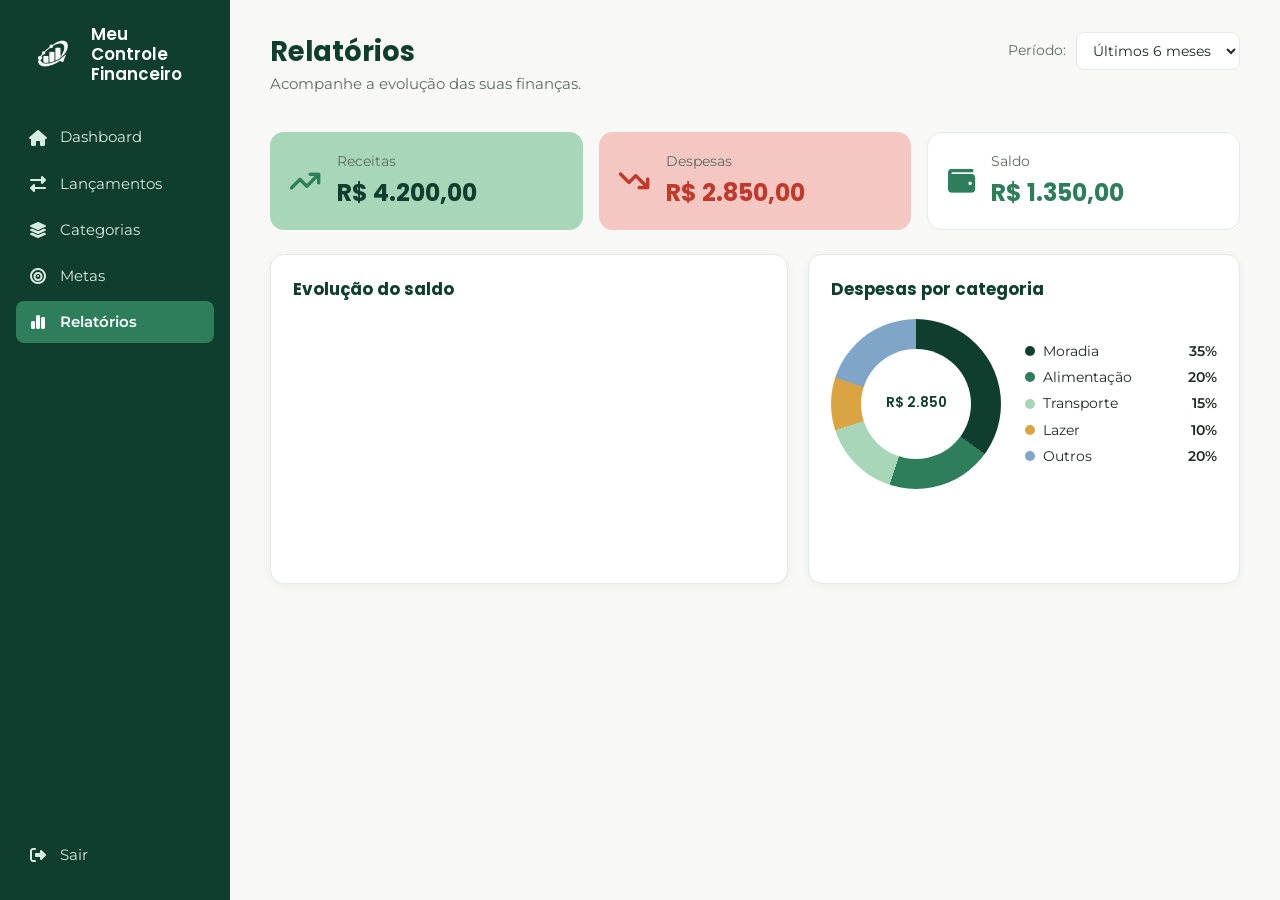
<file: relatorios.html>
<!DOCTYPE html>
<html lang="pt-BR">
<head>
  <meta charset="UTF-8">
  <!-- Faz o site se ajustar à largura da tela do celular -->
  <meta name="viewport" content="width=device-width, initial-scale=1.0">
  <title>Relatórios | Meu Controle Financeiro</title>

  <!-- Fontes do Google: Poppins (títulos) e Montserrat (textos) -->
  <link rel="preconnect" href="https://fonts.googleapis.com">
  <link rel="preconnect" href="https://fonts.gstatic.com" crossorigin>
  <link href="https://fonts.googleapis.com/css2?family=Montserrat:wght@400;500;600&family=Poppins:wght@500;600;700&display=swap" rel="stylesheet">

  <!-- Ícones online (Font Awesome). Para usar: <i class="fa-solid fa-NOME"></i>.
       Lista de nomes: fontawesome.com/icons -->
  <link rel="stylesheet" href="https://cdnjs.cloudflare.com/ajax/libs/font-awesome/6.5.1/css/all.min.css">

  <!-- Estilos do grupo -->
  <link rel="stylesheet" href="style.css">
</head>
<body>
  <div class="pagina">

    <!-- ===== MENU LATERAL (igual ao das outras páginas) ===== -->
    <aside class="menu-lateral">
      <!-- Marca do site: logo (imagem logo.png) + nome, lado a lado.
           O atributo alt descreve a imagem para leitores de tela e aparece se ela não carregar. -->
      <div class="marca">
        <img src="logo.png" alt="Logo do Meu Controle Financeiro" class="logo-marca">
        <span>Meu Controle Financeiro</span>
      </div>
      <nav>
        <a href="index.html"><i class="fa-solid fa-house"></i>Dashboard</a>
        <a href="lancamentos.html"><i class="fa-solid fa-right-left"></i>Lançamentos</a>
        <a href="categorias.html"><i class="fa-solid fa-layer-group"></i>Categorias</a>
        <a href="metas.html"><i class="fa-solid fa-bullseye"></i>Metas</a>
        <a href="relatorios.html" class="ativo"><i class="fa-solid fa-chart-simple"></i>Relatórios</a>
        <a href="login.html" class="sair"><i class="fa-solid fa-right-from-bracket"></i>Sair</a>
      </nav>
    </aside>

    <main class="conteudo">

      <!-- ===== TOPO: TÍTULO + FILTRO DE PERÍODO =====
           O JS vai "escutar" o select (evento change) e recalcular
           tudo conforme o período escolhido. -->
      <header class="topo">
        <div>
          <h1>Relatórios</h1>
          <p>Acompanhe a evolução das suas finanças.</p>
        </div>

        <div class="filtro">
          <label for="filtro-periodo">Período:</label>
          <select id="filtro-periodo">
            <option value="mes-atual">Este mês</option>
            <option value="3-meses">Últimos 3 meses</option>
            <option value="6-meses" selected>Últimos 6 meses</option>
            <option value="ano">Este ano</option>
          </select>
        </div>
      </header>

      <!-- ===== INDICADORES DO PERÍODO =====
           Mesmo visual do Dashboard (classe "cartao").
           Valores de exemplo: o JS vai substituí-los pelos calculados. -->
      <section class="resumo">
        <div class="cartao receitas">
          <i class="fa-solid fa-arrow-trend-up cartao-icone"></i>
          <div class="cartao-texto">
            <span>Receitas</span>
            <strong id="relatorio-receitas">R$ 4.200,00</strong>
          </div>
        </div>
        <div class="cartao despesas">
          <i class="fa-solid fa-arrow-trend-down cartao-icone"></i>
          <div class="cartao-texto">
            <span>Despesas</span>
            <strong id="relatorio-despesas">R$ 2.850,00</strong>
          </div>
        </div>
        <div class="cartao saldo">
          <i class="fa-solid fa-wallet cartao-icone"></i>
          <div class="cartao-texto">
            <span>Saldo</span>
            <strong id="relatorio-saldo">R$ 1.350,00</strong>
          </div>
        </div>
      </section>

      <div class="grade">

        <!-- ===== GRÁFICO DE LINHA: EVOLUÇÃO DO SALDO =====
             O <canvas> é uma "tela em branco". O Chart.js desenha
             o gráfico dentro dele. Fica vazio até o JS ser ligado. -->
        <section class="painel">
          <h2>Evolução do saldo</h2>
          <div class="caixa-grafico">
            <canvas id="grafico-evolucao"></canvas>
          </div>
        </section>

        <!-- ===== ROSCA: DESPESAS POR CATEGORIA ===== -->
        <section class="painel">
          <h2>Despesas por categoria</h2>
          <div class="area-rosca">
            <div class="rosca" id="relatorio-grafico-categorias" data-total="R$ 2.850"></div>
            <ul class="legenda" id="relatorio-legenda-categorias">
              <li style="--cor:#0F3D2E">Moradia <b>35%</b></li>
              <li style="--cor:#2E7D5B">Alimentação <b>20%</b></li>
              <li style="--cor:#A7D7B8">Transporte <b>15%</b></li>
              <li style="--cor:#d9a441">Lazer <b>10%</b></li>
              <li style="--cor:#7fa6c9">Outros <b>20%</b></li>
            </ul>
          </div>
        </section>

      </div>
    </main>
  </div>

  <!-- SCRIPTS (serão ativados quando o JavaScript estiver pronto):
       primeiro a biblioteca Chart.js, depois o nosso código -->
  <!-- <script src="https://cdn.jsdelivr.net/npm/chart.js@4.4.1"></script> -->
  <!-- <script src="js/storage.js"></script> -->
  <!-- <script src="js/relatorios.js"></script> -->
</body>
</html>
</file>
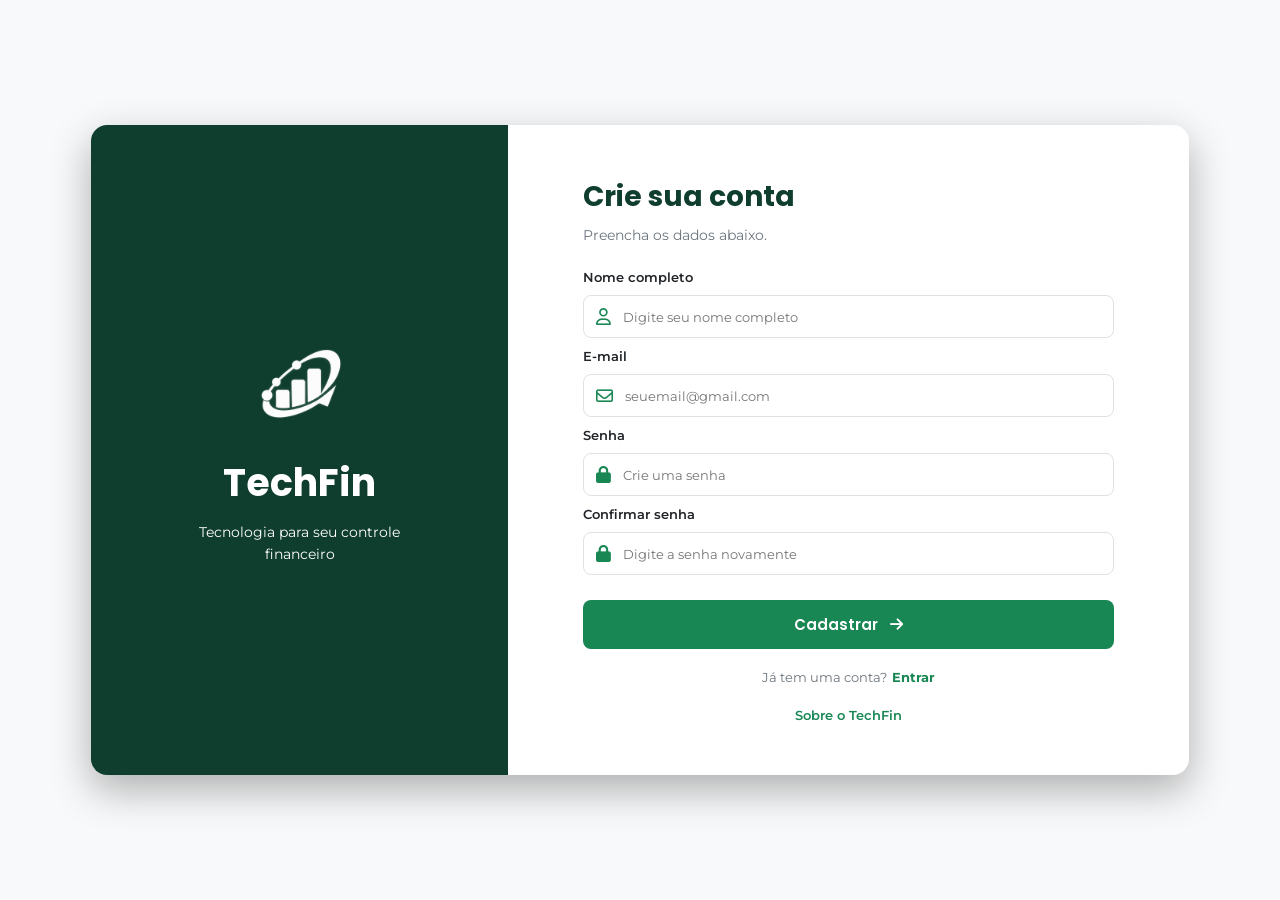
<file: Techfin/cadastro/cadastro.html>
<!DOCTYPE html>
<html lang="pt-br">

<head>
    <meta charset="UTF-8">
    <meta name="viewport" content="width=device-width, initial-scale=1.0">
    <title>TechFin | Cadastro</title>
    <link rel="stylesheet" href="css/cadastro.css">
    <link rel="stylesheet" href="https://cdnjs.cloudflare.com/ajax/libs/font-awesome/6.7.2/css/all.min.css">
   
</head>

<body>
    <main class="cadastro-techfin">

        <!-- Lado esquerdo -->
        <section class="banner-cadastro">
            <div class="logo">
                <img src="../login/img/logo.png" alt="Símbolo TechFin">
            </div>
            <h1>TechFin</h1>
            <p>Tecnologia para seu controle financeiro</p>
        </section>

        <!-- Lado direito -->
        <section class="cadastro">
            <h2>Crie sua conta</h2>
            <p>Preencha os dados abaixo.</p>

            <!-- Formulário de cadastro -->
            <form class="formulario-cadastro" id="formCadastro">

                <label for="nome">Nome completo</label>
                <div class="campo">
                    <i class="fa-regular fa-user"></i>
                    <input type="text" id="nome" name="nome" placeholder="Digite seu nome completo" required>
                </div>

                <label for="email">E-mail</label>
                <div class="campo">
                    <i class="fa-regular fa-envelope"></i>
                    <input type="email" id="email" name="email" placeholder="seuemail@gmail.com" required>
                </div>

                <label for="senha">Senha</label>
                <div class="campo">
                    <i class="fa-solid fa-lock"></i>
                    <input type="password" id="senha" name="senha" placeholder="Crie uma senha" required>
                </div>

                <label for="confirmarSenha">Confirmar senha</label>
                <div class="campo">
                    <i class="fa-solid fa-lock"></i>
                    <input type="password" id="confirmarSenha" name="confirmarSenha"
                        placeholder="Digite a senha novamente" required>
                </div>

                <button type="submit">
                    Cadastrar
                    <i class="fa-solid fa-arrow-right"></i>
                </button>
            </form>

            <!-- Link para login -->
            <section class="link-login">
                <p>Já tem uma conta?</p>
                <a href="../login/login.html">Entrar</a>
            </section>
            <section class="link-sobre">
                <a href="../sobre/sobre.html">Sobre o TechFin</a>
            </section>
        </section>
    </main>
</body>
<script src="js/cadastro.js"></script>
</html>
</file>
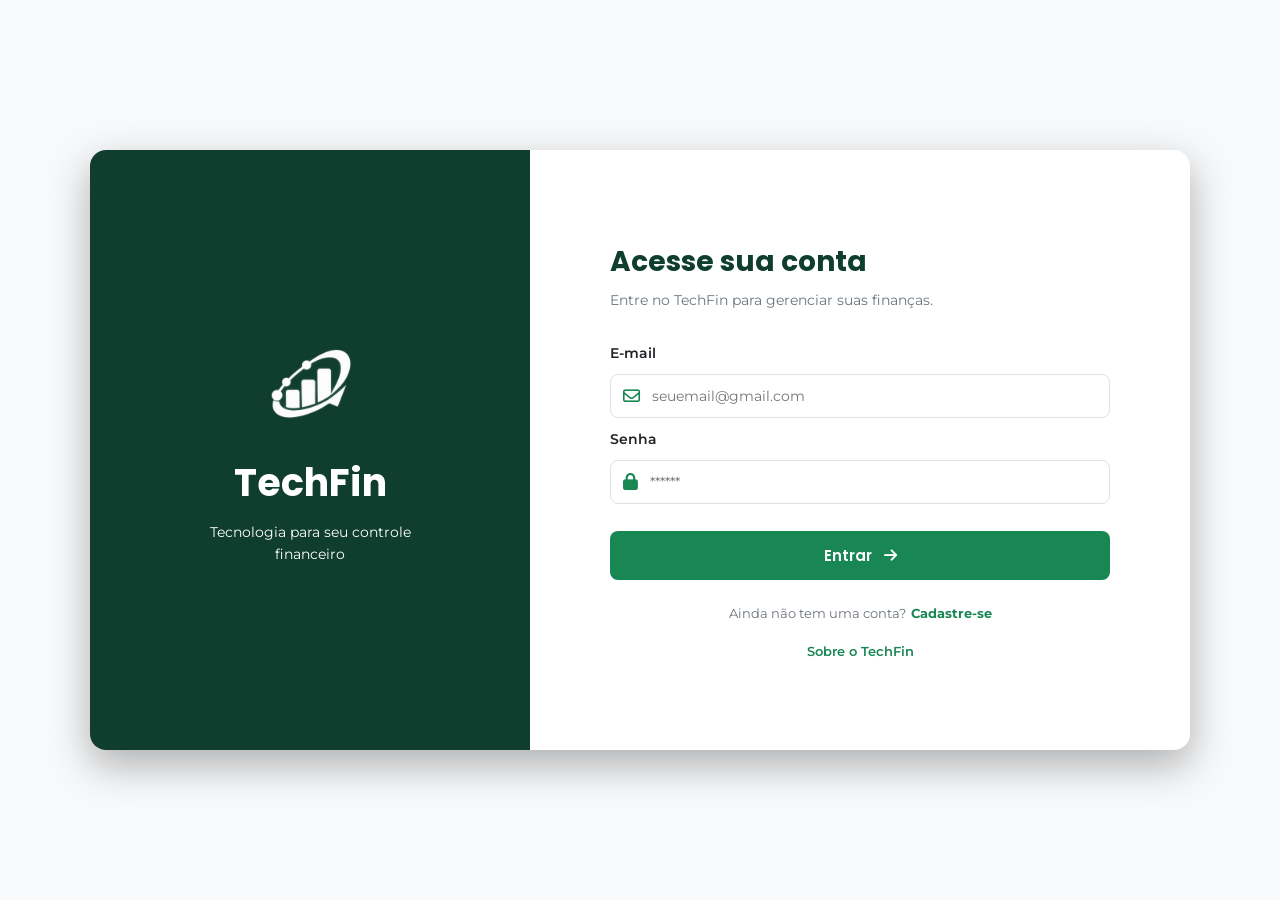
<file: Techfin/login/login.html>
<!DOCTYPE html>
<html lang="pt-br">

<head>
    <meta charset="UTF-8">
    <meta name="viewport" content="width=device-width, initial-scale=1.0">
    <title>TechFin | Login</title>
    <!-- CSS da página -->
    <link rel="stylesheet" href="css/login.css">
    <!-- Ícones -->
    <link rel="stylesheet" href="https://cdnjs.cloudflare.com/ajax/libs/font-awesome/6.7.2/css/all.min.css">
</head>

<body>
    <main class="login-techfin">
        <!--Lado logo - esquerdo  -->
        <section class="banner">
            <div class="logo">
                <img src="img/logo.png" alt="Logo">
            </div>
            <h1>TechFin</h1>
            <p>Tecnologia para seu controle financeiro</p>
        </section>


        <!--Lado formulário - direito -->
        <section class="login">
            <h2>Acesse sua conta</h2>
            <p>Entre no TechFin para gerenciar suas finanças.</p>
            <!-- formulário de login -->
            <form class="formulario-login">
                <label for="email">E-mail</label>
                <div class="campo">
                    <i class="fa-regular fa-envelope"></i>
                    <input type="email" id="email" name="email" placeholder="seuemail@gmail.com" required>
                </div>

                <label for="senha">Senha</label>
                <div class="campo">
                    <i class="fa-solid fa-lock"></i>
                    <input type="password" id="senha" name="senha" placeholder="******" required>
                </div>

                <!-- Botão de entrar -->
                <button type="submit"> Entrar <i class="fa-solid fa-arrow-right"></i></button>

            </form>
            <!-- link pra cadastro -->
            <section class="link-cadastro">
                <p>Ainda não tem uma conta?</p>
                <a href="../cadastro/cadastro.html">Cadastre-se</a>
            </section>
            <section class="link-sobre">
                <a href="../sobre/sobre.html">Sobre o TechFin</a>
            </section>
        </section>
    </main>
</body>
<script src="js/login.js"></script>
</html>
</file>
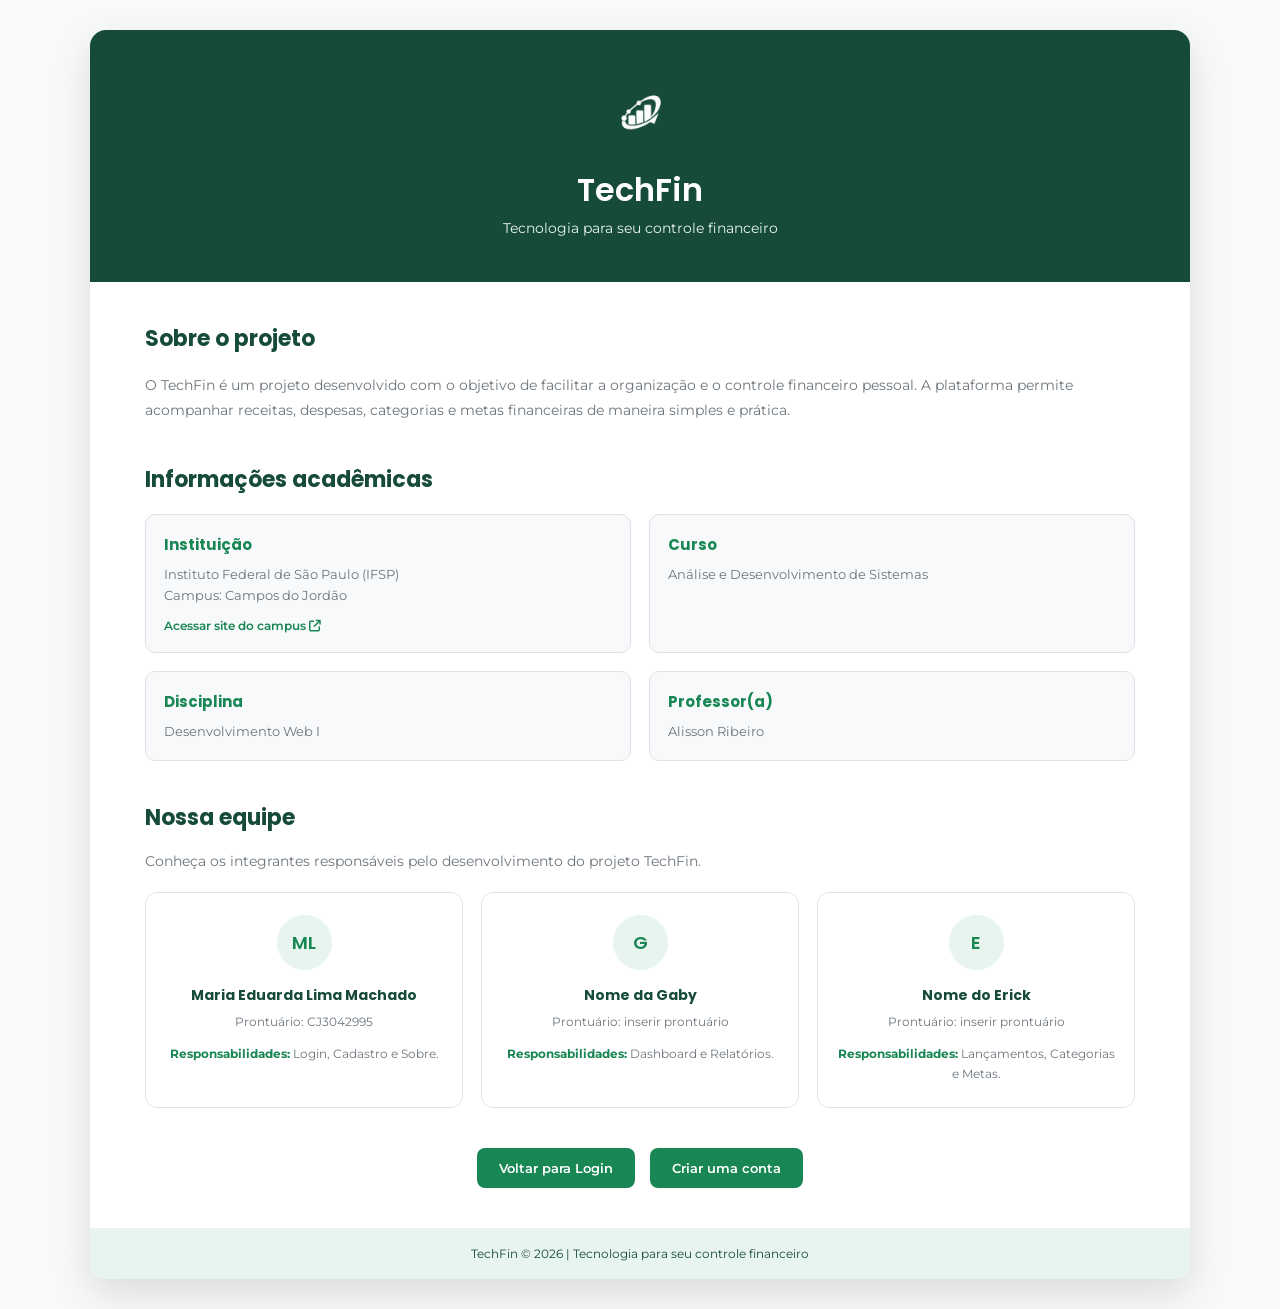
<file: Techfin/sobre/sobre.html>
<!DOCTYPE html>
<html lang="pt-br">

<head>
    <meta charset="UTF-8">
    <meta name="viewport" content="width=device-width, initial-scale=1.0">
    <title>Sobre | TechFin</title>
    <link rel="stylesheet" href="css/sobre.css">
    <!-- Ícones (usado no link do site do campus) -->
    <link rel="stylesheet" href="https://cdnjs.cloudflare.com/ajax/libs/font-awesome/6.7.2/css/all.min.css">
</head>

<body>
    <main class="pagina-sobre">
        <header class="cabecalho">
            <img src="../login/img/logo.png" alt="Logo TechFin" class="logo">
            <h1>TechFin</h1>
            <p>Tecnologia para seu controle financeiro</p>
        </header>

        <section class="conteudo">

            <section class="secao-projeto">
                <h2>Sobre o projeto</h2>
                <p>
                    O TechFin é um projeto desenvolvido com o objetivo de
                    facilitar a organização e o controle financeiro pessoal.
                    A plataforma permite acompanhar receitas, despesas,
                    categorias e metas financeiras de maneira simples e prática.
                </p>
            </section>

            <section class="secao-informacoes">
                <h2>Informações acadêmicas</h2>

                <div class="informacao">
                    <h3>Instituição</h3>
                    <p>Instituto Federal de São Paulo (IFSP)</p>
                    <p>Campus: Campos do Jordão</p>
                    <a href="https://www.ifspcjo.edu.br/" target="_blank" rel="noopener noreferrer"
                        class="link-instituicao">
                        Acessar site do campus
                        <i class="fa-solid fa-arrow-up-right-from-square"></i>
                    </a>
                </div>

                <div class="informacao">
                    <h3>Curso</h3>
                    <p>Análise e Desenvolvimento de Sistemas</p>
                </div>

                <div class="informacao">
                    <h3>Disciplina</h3>
                    <p>Desenvolvimento Web I</p>
                </div>

                <div class="informacao">
                    <h3>Professor(a)</h3>
                    <p>Alisson Ribeiro</p>
                </div>
            </section>

            <section class="secao-equipe">
                <h2>Nossa equipe</h2>
                <p class="descricao-equipe">
                    Conheça os integrantes responsáveis pelo desenvolvimento
                    do projeto TechFin.
                </p>

                <div class="equipe">

                    <div class="integrante">
                        <div class="icone-integrante">ML</div>
                        <h3>Maria Eduarda Lima Machado</h3>
                        <p class="prontuario">Prontuário: CJ3042995</p>
                        <p class="responsabilidade">
                            <strong>Responsabilidades:</strong>
                            Login, Cadastro e Sobre.
                        </p>
                    </div>

                    <div class="integrante">
                        <div class="icone-integrante">G</div>
                        <h3>Nome da Gaby</h3>
                        <p class="prontuario">Prontuário: inserir prontuário</p>
                        <p class="responsabilidade">
                            <strong>Responsabilidades:</strong>
                            Dashboard e Relatórios.
                        </p>
                    </div>

                    <div class="integrante">
                        <div class="icone-integrante">E</div>
                        <h3>Nome do Erick</h3>
                        <p class="prontuario">Prontuário: inserir prontuário</p>
                        <p class="responsabilidade">
                            <strong>Responsabilidades:</strong>
                            Lançamentos, Categorias e Metas.
                        </p>
                    </div>

                </div>
            </section>
            <section class="links-voltar">
                <a href="../login/login.html">Voltar para Login</a>
                <a href="../cadastro/cadastro.html">Criar uma conta</a>
            </section>
        </section>
        <footer class="rodape">
            <p>TechFin - Tecnologia para seu controle financeiro</p>
        </footer>

    </main>

</body>
<script src="js/sobre.js"></script>

</html>
</file>
<file: style.css>
/* variáveis */
:root {
  --verde-escuro: #0F3D2E;
  --verde-principal: #2E7D5B;
  --verde-claro: #A7D7B8;
  --fundo: #F8F9F6;
  --rosa-alerta: #F4C7C3;
  --texto: #1f2a24;
  --texto-suave: #5b6b62;
  --borda: #e3e9e4;
  --vermelho: #c0392b;
}

html {
  overflow-y: scroll;
}

* {
  box-sizing: border-box;
  margin: 0;
  padding: 0;
}

body {
  font-family: "Montserrat", Arial, sans-serif; /* fonte dos textos */
  background-color: var(--fundo);
  color: var(--texto);
  line-height: 1.5; 
}

h1, h2 {
  font-family: "Poppins", Arial, sans-serif;
  color: var(--verde-escuro);
}

ul { list-style: none; }        
a  { color: inherit; text-decoration: none; } 


.pagina {
  display: flex;
  min-height: 100vh; 
}

.menu-lateral {
  width: 230px;
  flex-shrink: 0;         /* a largura do menu nunca muda */
  background-color: var(--verde-escuro);
  color: #fff;
  padding: 24px 16px;
  display: flex;
  flex-direction: column; /* empilha os itens um embaixo do outro */
  position: sticky;       /* o menu acompanha a rolagem da página */
  top: 0;
  height: 100vh;
}

.menu-lateral .marca {
  font-family: "Poppins", Arial, sans-serif;
  font-weight: 600;
  font-size: 1.05rem;
  margin-bottom: 32px;
  padding: 0 8px;
  display: flex;       
  align-items: center;  
  gap: 10px;            /* espaço entre o logo e o nome */
  line-height: 1.2;
}

.logo-marca {
  height: 38px;
  width: auto;
  object-fit: contain;
  flex-shrink: 0;       
}

.menu-lateral nav {
  display: flex;
  flex-direction: column;
  gap: 4px; 
  flex: 1;  
}

.menu-lateral a {
  display: flex;        
  align-items: center;
  gap: 12px;          
  padding: 10px 12px;
  border-radius: 8px;
  font-size: 0.92rem;
  color: #d7ece0;
  transition: background-color 0.2s; 
}

.menu-lateral a i {
  width: 20px;
  text-align: center;
  font-size: 1rem;
}

.menu-lateral a:hover {
  background-color: rgba(255, 255, 255, 0.12);
}

/* Classe "ativo": marca em qual página estamos  */
.menu-lateral a.ativo {
  background-color: var(--verde-principal);
  color: #fff;
  font-weight: 600;
}

/* margin-top: auto joga o "Sair" para o final do menu */
.menu-lateral .sair {
  margin-top: auto;
}


.conteudo {
  flex: 1;       /* ocupa todo o espaço restante ao lado do menu */
  padding: 32px 40px;
  min-width: 0;  /* evita que gráficos estourem a largura da tela */
}


/* ---------- 4. TOPO (título + filtro) ---------- */
.topo {
  min-height: 72px;               /* mesma altura em todas as páginas */
  display: flex;
  justify-content: space-between; /* título à esquerda, filtro à direita */
  align-items: flex-start;
  flex-wrap: wrap;                /* se faltar espaço, quebra a linha */
  gap: 16px;
  margin-bottom: 28px;
}

.topo h1 { font-size: 1.7rem; }

.topo p {
  color: var(--texto-suave);
  font-size: 0.92rem;
}

/* Filtro de período da página Relatórios (o JS vai ler o valor escolhido) */
.filtro {
  display: flex;
  align-items: center;
  gap: 10px;
  font-size: 0.88rem;
  color: var(--texto-suave);
}

.filtro select {
  font-family: inherit;
  font-size: 0.9rem;
  padding: 8px 12px;
  border: 1px solid var(--borda);
  border-radius: 8px;
  background-color: #fff;
  color: var(--texto);
}

/* :focus-visible mostra um contorno quando o usuário navega pelo teclado */
.filtro select:focus-visible {
  outline: 2px solid var(--verde-principal);
  outline-offset: 2px;
}


/* ---------- 5. RESUMO (3 cartões) ----------
   display: grid com 3 colunas de tamanho igual (repeat(3, 1fr)).
   "fr" significa "fração do espaço disponível". */
.resumo {
  display: grid;
  grid-template-columns: repeat(3, 1fr);
  gap: 16px;
  margin-bottom: 24px;
}

.cartao {
  border-radius: 14px; /* cantos arredondados */
  padding: 18px 20px;
  display: flex;        /* ícone à esquerda, textos à direita */
  align-items: center;
  gap: 16px;
}

/* Textos do cartão (rótulo em cima, valor embaixo) */
.cartao-texto {
  display: flex;
  flex-direction: column;
  gap: 4px;
}

.cartao-texto span {
  font-size: 0.85rem;
  color: var(--texto-suave);
}

.cartao strong {
  font-family: "Poppins", Arial, sans-serif;
  font-size: 1.5rem;
}

/* Cada cartão tem uma cor própria: verde = receita, rosa = despesa */
.cartao.receitas { background-color: var(--verde-claro); }
.cartao.despesas { background-color: var(--rosa-alerta); }
.cartao.saldo    { background-color: #fff; border: 1px solid var(--borda); }

.cartao.receitas strong { color: var(--verde-escuro); }
.cartao.despesas strong { color: var(--vermelho); }
.cartao.saldo strong    { color: var(--verde-principal); }


/* ---------- 6. GRADE E PAINÉIS ----------
   A grade divide a área em 2 colunas: a primeira um pouco maior (1.2fr). */
.grade {
  display: grid;
  grid-template-columns: minmax(0, 1.2fr) minmax(0, 1fr); /* minmax(0, ...) impede o gráfico de alargar a coluna */
  gap: 20px;
}

/* Painel = "caixa branca" com borda e sombra leve */
.painel {
  background-color: #fff;
  border: 1px solid var(--borda);
  border-radius: 14px;
  padding: 22px;
  box-shadow: 0 2px 8px rgba(15, 61, 46, 0.06);
}

/* Mesma altura mínima nas duas páginas (Dashboard e Relatórios) */
.grade .painel {
  min-height: 330px;
}

.painel h2 {
  font-size: 1.05rem;
  margin-bottom: 16px;
}


/* ---------- 7. ROSCA (despesas por categoria) ----------
   Gráfico provisório feito só com CSS, sem JavaScript.
   Depois o JS pode trocar por um gráfico do Chart.js. */
.area-rosca {
  display: flex;
  align-items: center;
  gap: 24px;
  flex-wrap: wrap;
}

/* conic-gradient cria um degradê em "pizza".
   Cada linha diz: cor, de onde começa, até onde vai (em %). */
.rosca {
  width: 170px;
  height: 170px;
  border-radius: 50%; /* transforma o quadrado em círculo */
  position: relative;
  background: conic-gradient(
    #0F3D2E 0 35%,     /* Moradia */
    #2E7D5B 35% 55%,   /* Alimentação */
    #A7D7B8 55% 70%,   /* Transporte */
    #d9a441 70% 80%,   /* Lazer */
    #7fa6c9 80% 100%   /* Outros */
  );
  flex-shrink: 0;
}

/* ::after cria um círculo branco no meio, formando o "furo" da rosca.
   O texto vem do atributo data-total que está no HTML. */
.rosca::after {
  content: attr(data-total);
  position: absolute;
  inset: 30px; /* distância das 4 bordas */
  background-color: #fff;
  border-radius: 50%;
  display: flex;
  align-items: center;
  justify-content: center;
  text-align: center;
  font-family: "Poppins", Arial, sans-serif;
  font-weight: 600;
  font-size: 0.85rem;
  color: var(--verde-escuro);
}

.legenda {
  display: flex;
  flex-direction: column;
  gap: 6px;
  font-size: 0.85rem;
  flex: 1;
  min-width: 140px;
}

.legenda li {
  display: flex;
  align-items: center;
  gap: 8px;
}

/* A bolinha colorida vem de ::before e usa a cor definida no HTML (--cor) */
.legenda li::before {
  content: "";
  width: 10px;
  height: 10px;
  border-radius: 50%;
  background-color: var(--cor);
}

.legenda b {
  margin-left: auto; /* empurra a porcentagem para a direita */
  font-weight: 600;
}


/* ---------- 8. LISTA DOS ÚLTIMOS LANÇAMENTOS ---------- */
.lista-lancamentos {
  display: flex;
  flex-direction: column;
}

.lista-lancamentos li {
  display: flex;
  justify-content: space-between; /* nome à esquerda, valor à direita */
  align-items: center;
  padding: 12px 0;
  border-bottom: 1px solid var(--borda);
}

/* :last-child = o último item da lista, que fica sem linha embaixo */
.lista-lancamentos li:last-child { border-bottom: none; }

.lista-lancamentos .nome { font-weight: 600; font-size: 0.92rem; }

.lista-lancamentos small {
  display: block;
  color: var(--texto-suave);
  font-size: 0.78rem;
}

/* Cores do valor: o JS escolhe a classe conforme o tipo do lançamento */
.valor-despesa { color: var(--vermelho); font-weight: 600; }
.valor-receita { color: var(--verde-principal); font-weight: 600; }

/* Mensagem para quando não houver nenhum lançamento */
.vazio {
  color: var(--texto-suave);
  font-size: 0.9rem;
  padding: 12px 0;
}


/* ---------- 9. CAIXA DO GRÁFICO (Relatórios) ----------
   O Chart.js desenha dentro do <canvas>. A caixa precisa ter altura
   definida, senão o gráfico fica sem tamanho. */
.caixa-grafico {
  position: relative;
  height: 240px;
}

.caixa-grafico canvas {
  width: 100% !important;
  height: 100% !important;
}


/* ---------- 9.1 ÍCONES (Font Awesome) ----------
   O Font Awesome funciona como uma fonte de letras: cada ícone é um
   "caractere". Por isso o tamanho vem de font-size e a cor de color. */

/* Ícone grande dos cartões de resumo */
.cartao-icone { font-size: 1.7rem; }

.cartao.receitas .cartao-icone { color: var(--verde-principal); }
.cartao.despesas .cartao-icone { color: var(--vermelho); }
.cartao.saldo .cartao-icone    { color: var(--verde-principal); }

/* Sino e ícone do usuário no canto direito do topo */
.topo-acoes {
  display: flex;
  align-items: center;
  gap: 18px;
  font-size: 1.15rem;
  color: var(--verde-escuro);
}

.avatar {
  font-size: 2rem;
  color: var(--verde-principal);
}

/* Ícone + nome + data de cada lançamento */
.lancamento {
  display: flex;
  align-items: center;
  gap: 12px;
}

/* Quadradinho colorido atrás do ícone do lançamento */
.icone-caixa {
  width: 40px;
  height: 40px;
  border-radius: 10px;
  display: flex;
  align-items: center;
  justify-content: center;
  font-size: 1rem;
  flex-shrink: 0;
}

.icone-caixa.despesa { background-color: var(--rosa-alerta); color: var(--vermelho); }
.icone-caixa.receita { background-color: #d6efdf;            color: var(--verde-principal); }
.icone-caixa.lazer   { background-color: #e9ddf7;            color: #8e44ad; }


/* ---------- 10. CELULAR (RESPONSIVO) ----------
   @media aplica regras só quando a tela é menor que o valor indicado. */

/* Telas médias: os painéis passam a ficar um embaixo do outro */
@media (max-width: 900px) {
  .grade { grid-template-columns: 1fr; }
}

/* Celular: o menu vai para o topo e os cartões ficam empilhados */
@media (max-width: 720px) {
  .pagina { flex-direction: column; }

  .menu-lateral {
    width: 100%;
    height: auto;
    position: static;
    padding: 14px 16px;
  }

  .menu-lateral .marca { margin-bottom: 12px; }

  .menu-lateral nav {
    flex-direction: row; /* links lado a lado */
    flex-wrap: wrap;
  }

  .menu-lateral .sair { margin-top: 0; }

  .conteudo { padding: 24px 16px; }

  .resumo { grid-template-columns: 1fr; }

  .grade .painel { min-height: 0; }
}
</file>
<file: Techfin/cadastro/css/cadastro.css>
/* Fontes */
@import url('https://fonts.googleapis.com/css2?family=Montserrat:wght@400;500;600;700&family=Poppins:wght@400;500;600;700&display=swap');

/* Variáveis */
:root {
    --fonte-titulo: 'Poppins', sans-serif;
    --fonte-texto: 'Montserrat', sans-serif;

    --verde-escuro: #0F3D2E;
    --verde-principal: #198754;
    --verde-apoio: #34D399;

    --fundo-pagina: #F8F9FA;
    --fundo-branco: #FFFFFF;
    --fundo-verde: #E8F5EE;

    --texto-principal: #212529;
    --texto-secundario: #6C757D;

    --cor-borda: #DEE2E6;
}

/* Configurações gerais */
* {
    margin: 0;
    padding: 0;
    box-sizing: border-box;
}

body {
    background-color: var(--fundo-pagina);
    font-family: var(--fonte-texto);
    min-height: 100vh;
    display: flex;
    justify-content: center;
    align-items: center;
    padding: 30px;
}

/* Cartão principal */
.cadastro-techfin {
    display: flex;
    width: 90%;
    max-width: 1100px;
    min-height: 650px;
    background-color: var(--fundo-branco);
    border-radius: 16px;
    overflow: hidden;
    box-shadow: 0 15px 40px rgba(0, 0, 0, 0.30);
}

/* Banner esquerdo */
.banner-cadastro {
    flex: 0 0 38%;
    background-color: var(--verde-escuro);
    display: flex;
    justify-content: center;
    align-items: center;
    flex-direction: column;
    padding: 40px;
    text-align: center;
}

.logo img {
    width: 150px;
    height: auto;
    object-fit: contain;
}

.banner-cadastro h1 {
    font-family: var(--fonte-titulo);
    color: var(--fundo-branco);
    font-size: 38px;
    margin-top: 15px;
}

.banner-cadastro p {
    font-family: var(--fonte-texto);
    color: var(--fundo-branco);
    font-size: 14px;
    margin-top: 10px;
    line-height: 1.6;
    max-width: 260px;
}

/* Área de cadastro */
.cadastro {
    flex: 1;
    display: flex;
    flex-direction: column;
    justify-content: center;
    padding: 45px 75px;
}

.cadastro h2 {
    font-family: var(--fonte-titulo);
    color: var(--verde-escuro);
    font-size: 28px;
    margin-bottom: 8px;
}

.cadastro > p {
    color: var(--texto-secundario);
    font-size: 14px;
    margin-bottom: 25px;
}

/* Formulário */
.formulario-cadastro {
    display: flex;
    flex-direction: column;
    gap: 10px;
}

.formulario-cadastro label {
    font-family: var(--fonte-texto);
    font-size: 13px;
    font-weight: 600;
    color: var(--texto-principal);
}

/* Campos */
.campo {
    display: flex;
    align-items: center;
    gap: 12px;
    border: 1px solid var(--cor-borda);
    border-radius: 8px;
    padding: 12px;
    background-color: var(--fundo-branco);
    transition: border-color 0.3s;
}

.campo i {
    color: var(--verde-principal);
    font-size: 17px;
}

.campo input {
    flex: 1;
    width: 100%;
    border: none;
    outline: none;
    font-family: var(--fonte-texto);
    font-size: 13px;
    color: var(--texto-principal);
    background: transparent;
}

.campo:focus-within {
    border-color: var(--verde-principal);
}

/* Botão cadastrar */
.formulario-cadastro button {
    margin-top: 15px;
    padding: 13px;
    border: none;
    border-radius: 8px;
    background-color: var(--verde-principal);
    color: var(--fundo-branco);
    font-family: var(--fonte-titulo);
    font-size: 15px;
    font-weight: 600;
    cursor: pointer;
    transition: background-color 0.3s;
}

.formulario-cadastro button:hover {
    background-color: var(--verde-escuro);
}

.formulario-cadastro button i {
    margin-left: 8px;
}

/* Link para login */
.link-login {
    display: flex;
    justify-content: center;
    align-items: center;
    gap: 5px;
    margin-top: 20px;
    flex-wrap: wrap;
}

.link-login p {
    font-size: 13px;
    color: var(--texto-secundario);
}

.link-login a {
    color: var(--verde-principal);
    font-size: 13px;
    font-weight: 700;
    text-decoration: none;
}

.link-login a:hover {
    text-decoration: underline;
}
/* Link Sobre */
.link-sobre {
    text-align: center;
    margin-top: 20px;
}

.link-sobre a {
    color: var(--verde-principal);
    font-size: 13px;
    font-weight: 600;
    text-decoration: none;
    transition: color 0.3s;
}

.link-sobre a:hover {
    color: var(--verde-escuro);
    text-decoration: underline;
}

/* Responsividade */
@media (max-width: 768px) {
    body {
        padding: 15px;
    }

    .cadastro-techfin {
        flex-direction: column;
        width: 100%;
        min-height: auto;
    }

    .banner-cadastro {
        padding: 25px;
    }

    .logo img {
        width: 90px;
    }

    .banner-cadastro h1 {
        font-size: 28px;
    }

    .cadastro {
        padding: 35px 25px;
    }
}

/* Mensagem de erro do formulário (criada pelo JavaScript) */
.mensagem-erro {
    margin: 0;
    font-size: 13px;
    color: #d93025;
}

/* Quando não tem erro, o parágrafo some e não ocupa espaço */
.mensagem-erro:empty {
    display: none;
}
</file>
<file: Techfin/login/css/login.css>
/*Fontes*/

@import url('https://fonts.googleapis.com/css2?family=Montserrat:wght@400;500;600;700&family=Poppins:wght@400;500;600;700&display=swap');

:root {

    /* Fontes */
    --fonte-titulo: 'Poppins', sans-serif;
    --fonte-texto: 'Montserrat', sans-serif;

    /* Cores da marca */
    --verde-escuro: #0F3D2E;
    --verde-principal: #198754;
    --verde-apoio: #34D399;

    /* Fundos */
    --fundo-pagina: #F8F9FA;
    --fundo-branco: #FFFFFF;
    --fundo-verde: #E8F5EE;

    /* Textos */
    --texto-principal: #212529;
    --texto-secundario: #6C757D;

    /* Bordas */
    --cor-borda: #DEE2E6;

}

/*estilo inicial do body */

* {
    margin: 0;
    padding: 0;
    box-sizing: border-box;
}

body {
    background-color: var(--fundo-pagina);
    font-family: var(--fonte-texto);
    color: var(--texto-principal);

    min-height: 100vh;

    display: flex;
    justify-content: center;
    align-items: center;
}


/*estrutura principal*/

.login-techfin {
    display: flex;

    width: 90%;
    max-width: 1100px;
    min-height: 600px;

    background-color: var(--fundo-branco);

    border-radius: 16px;
    overflow: hidden;
    box-shadow: 0 15px 40px rgba(0, 0, 0, 0.30);
}


/*banner esquerdo*/

.banner {
    flex: 0 0 40%;

    background-color: var(--verde-escuro);

    display: flex;
    justify-content: center;
    align-items: center;
    flex-direction: column;

    padding: 40px;
    text-align: center;
}


/* Logo */

.logo img {
    width: 150px;
    height: auto;
    object-fit: contain;
}


/* Título do banner */

.banner h1 {
    font-family: var(--fonte-titulo);
    color: var(--fundo-branco);

    font-size: 38px;
    margin-top: 15px;
}


/* Descrição do banner */

.banner p {
    font-family: var(--fonte-texto);
    color: var(--fundo-branco);

    font-size: 14px;
    margin-top: 10px;

    line-height: 1.6;
    max-width: 260px;
}


/* Login */

.login {
    flex: 1;

    display: flex;
    flex-direction: column;
    justify-content: center;

    padding: 60px 80px;
}


/* Título */

.login h2 {
    font-family: var(--fonte-titulo);
    color: var(--verde-escuro);

    font-size: 28px;
    margin-bottom: 8px;
}


/* Descrição */

.login > p {
    color: var(--texto-secundario);

    font-size: 14px;
    margin-bottom: 35px;
}


/* Formulario */ 

.formulario-login {
    display: flex;
    flex-direction: column;

    gap: 12px;
}


/* Labels */

.formulario-login label {
    font-family: var(--fonte-texto);

    font-size: 14px;
    font-weight: 600;

    color: var(--texto-principal);
}


/* Campos */

.campo {
    display: flex;
    align-items: center;

    gap: 12px;

    border: 1px solid var(--cor-borda);
    border-radius: 8px;

    padding: 12px;

    background-color: var(--fundo-branco);

    transition: border-color 0.3s;
}


/* Ícones */

.campo i {
    color: var(--verde-principal);
    font-size: 17px;
}


/* Inputs */

.campo input {
    flex: 1;
    width: 100%;

    border: none;
    outline: none;

    font-family: var(--fonte-texto);
    font-size: 14px;

    color: var(--texto-principal);
    background: transparent;
}


/* Efeito ao clicar no campo */

.campo:focus-within {
    border-color: var(--verde-principal);
}


/* Botão Entrar */

.formulario-login button {
    margin-top: 15px;

    padding: 13px;

    border: none;
    border-radius: 8px;

    background-color: var(--verde-principal);
    color: var(--fundo-branco);

    font-family: var(--fonte-titulo);
    font-size: 15px;
    font-weight: 600;

    cursor: pointer;

    transition: background-color 0.3s;
}


/* Efeito ao passar o mouse */

.formulario-login button:hover {
    background-color: var(--verde-escuro);
}


/* Ícone do botão */

.formulario-login button i {
    margin-left: 8px;
}


/* Link para a página de cadastro */ 

.link-cadastro {
    display: flex;
    justify-content: center;
    align-items: center;

    gap: 5px;
    margin-top: 25px;

    flex-wrap: wrap;
}


.link-cadastro p {
    font-size: 13px;
    color: var(--texto-secundario);
}


.link-cadastro a {
    color: var(--verde-principal);

    font-size: 13px;
    font-weight: 700;

    text-decoration: none;
}


.link-cadastro a:hover {
    text-decoration: underline;
}
/* Link Sobre */
.link-sobre {
    text-align: center;
    margin-top: 20px;
}

.link-sobre a {
    color: var(--verde-principal);
    font-size: 13px;
    font-weight: 600;
    text-decoration: none;
    transition: color 0.3s;
}

.link-sobre a:hover {
    color: var(--verde-escuro);
    text-decoration: underline;
}

/* Deixa responsivo */

@media (max-width: 768px) {

    body {
        padding: 15px;
    }

    .login-techfin {
        flex-direction: column;

        width: 100%;
        min-height: auto;

        margin: 20px 0;
    }

    .banner {
        padding: 25px;
    }

    .logo img {
        width: 90px;
    }

    .banner h1 {
        font-size: 28px;
    }

    .login {
        padding: 35px 25px;
    }

}

/* Mensagem de erro do formulário (criada pelo JavaScript) */
.mensagem-erro {
    margin: 0;
    font-size: 13px;
    color: #d93025;
}

/* Quando não tem erro, o parágrafo some e não ocupa espaço */
.mensagem-erro:empty {
    display: none;
}
</file>
<file: Techfin/sobre/css/sobre.css>
/* Fontes */
@import url('https://fonts.googleapis.com/css2?family=Montserrat:wght@400;500;600;700&family=Poppins:wght@400;500;600;700&display=swap');

/* Ícones */
@import url('https://cdnjs.cloudflare.com/ajax/libs/font-awesome/6.7.2/css/all.min.css');

/* Cores */
:root {
    --verde-escuro: #164B3A;
    --verde-principal: #198754;
    --verde-destaque: #34D399;
    --verde-claro: #E8F5EE;
    --fundo: #F8F9FA;
    --branco: #FFFFFF;
    --texto: #212529;
    --texto-secundario: #6C757D;
    --borda: #DEE2E6;
}

/* Configurações gerais */
* {
    margin: 0;
    padding: 0;
    box-sizing: border-box;
}

body {
    background-color: var(--fundo);
    font-family: 'Montserrat', sans-serif;
    color: var(--texto);
    padding: 30px 20px;
}

.pagina-sobre {
    width: 100%;
    max-width: 1100px;
    margin: 0 auto;
    background-color: var(--branco);
    border-radius: 16px;
    overflow: hidden;
    box-shadow: 0 15px 40px rgba(0, 0, 0, 0.12);
}

/* Cabeçalho */
.cabecalho {
    background-color: var(--verde-escuro);
    color: var(--branco);
    text-align: center;
    padding: 45px 20px;
}

.logo {
    width: 75px;
    height: 75px;
    object-fit: contain;
    margin-bottom: 12px;
}

.cabecalho h1 {
    font-family: 'Poppins', sans-serif;
    font-size: 32px;
    font-weight: 600;
}

.cabecalho p {
    font-size: 14px;
    margin-top: 5px;
    color: var(--verde-claro);
}

/* Conteúdo */
.conteudo {
    padding: 40px 55px;
}

.conteudo h2 {
    font-family: 'Poppins', sans-serif;
    color: var(--verde-escuro);
    font-size: 22px;
    margin-bottom: 18px;
}

.secao-projeto,
.secao-informacoes,
.secao-equipe {
    margin-bottom: 40px;
}

.secao-projeto p {
    font-size: 14px;
    line-height: 1.8;
    color: var(--texto-secundario);
}

/* Informações acadêmicas */
.secao-informacoes {
    display: grid;
    grid-template-columns: repeat(2, 1fr);
    gap: 18px;
}

.secao-informacoes h2 {
    grid-column: 1 / -1;
    margin-bottom: 0;
}

.informacao {
    background-color: var(--fundo);
    border: 1px solid var(--borda);
    border-radius: 10px;
    padding: 18px;
}

.informacao h3 {
    font-family: 'Poppins', sans-serif;
    color: var(--verde-principal);
    font-size: 15px;
    margin-bottom: 8px;
}

.informacao p {
    font-size: 13px;
    line-height: 1.6;
    color: var(--texto-secundario);
}

/* Link da instituição */
.link-instituicao {
    display: inline-block;
    margin-top: 12px;
    color: var(--verde-principal);
    font-size: 12px;
    font-weight: 600;
    text-decoration: none;
    transition: color 0.3s;
}

.link-instituicao:hover {
    color: var(--verde-escuro);
    text-decoration: underline;
}

/* Equipe */
.descricao-equipe {
    font-size: 14px;
    color: var(--texto-secundario);
    margin-bottom: 22px;
}

.equipe {
    display: grid;
    grid-template-columns: repeat(3, 1fr);
    gap: 18px;
}

.integrante {
    background-color: var(--branco);
    border: 1px solid var(--borda);
    border-radius: 12px;
    padding: 22px 16px;
    text-align: center;
    transition: transform 0.3s, box-shadow 0.3s;
}

.integrante:hover {
    transform: translateY(-5px);
    box-shadow: 0 8px 20px rgba(22, 75, 58, 0.12);
}

.icone-integrante {
    width: 55px;
    height: 55px;
    margin: 0 auto 15px;
    border-radius: 50%;
    background-color: var(--verde-claro);
    color: var(--verde-principal);
    display: flex;
    align-items: center;
    justify-content: center;
    font-family: 'Poppins', sans-serif;
    font-size: 18px;
    font-weight: 600;
}

.integrante h3 {
    font-family: 'Poppins', sans-serif;
    font-size: 14px;
    color: var(--verde-escuro);
    margin-bottom: 8px;
}

.prontuario {
    font-size: 12px;
    color: var(--texto-secundario);
    margin-bottom: 15px;
}

.responsabilidade {
    font-size: 12px;
    line-height: 1.7;
    color: var(--texto-secundario);
}

.responsabilidade strong {
    color: var(--verde-principal);
}

/* Rodapé */
.rodape {
    background-color: var(--verde-claro);
    text-align: center;
    padding: 18px;
}

.rodape p {
    font-size: 12px;
    color: var(--verde-escuro);
}
/* Links de navegação */
.links-voltar {
    display: flex;
    justify-content: center;
    align-items: center;
    gap: 15px;
    margin-top: 30px;
    flex-wrap: wrap;
}

.links-voltar a {
    display: inline-block;
    padding: 12px 22px;
    border-radius: 8px;
    background-color: var(--verde-principal);
    color: var(--branco);
    font-size: 13px;
    font-weight: 600;
    text-decoration: none;
    transition: background-color 0.3s;
}

.links-voltar a:hover {
    background-color: var(--verde-escuro);
}

/* Responsividade */
@media (max-width: 768px) {
    .conteudo {
        padding: 30px 25px;
    }

    .equipe {
        grid-template-columns: 1fr;
    }

    .secao-informacoes {
        grid-template-columns: 1fr;
    }

    .secao-informacoes h2 {
        grid-column: auto;
    }
}


@media (max-width: 480px) {
    body {
        padding: 15px 10px;
    }

    .cabecalho {
        padding: 35px 15px;
    }

    .cabecalho h1 {
        font-size: 27px;
    }

    .conteudo {
        padding: 25px 18px;
    }

    .conteudo h2 {
        font-size: 19px;
    }
}
</file>
